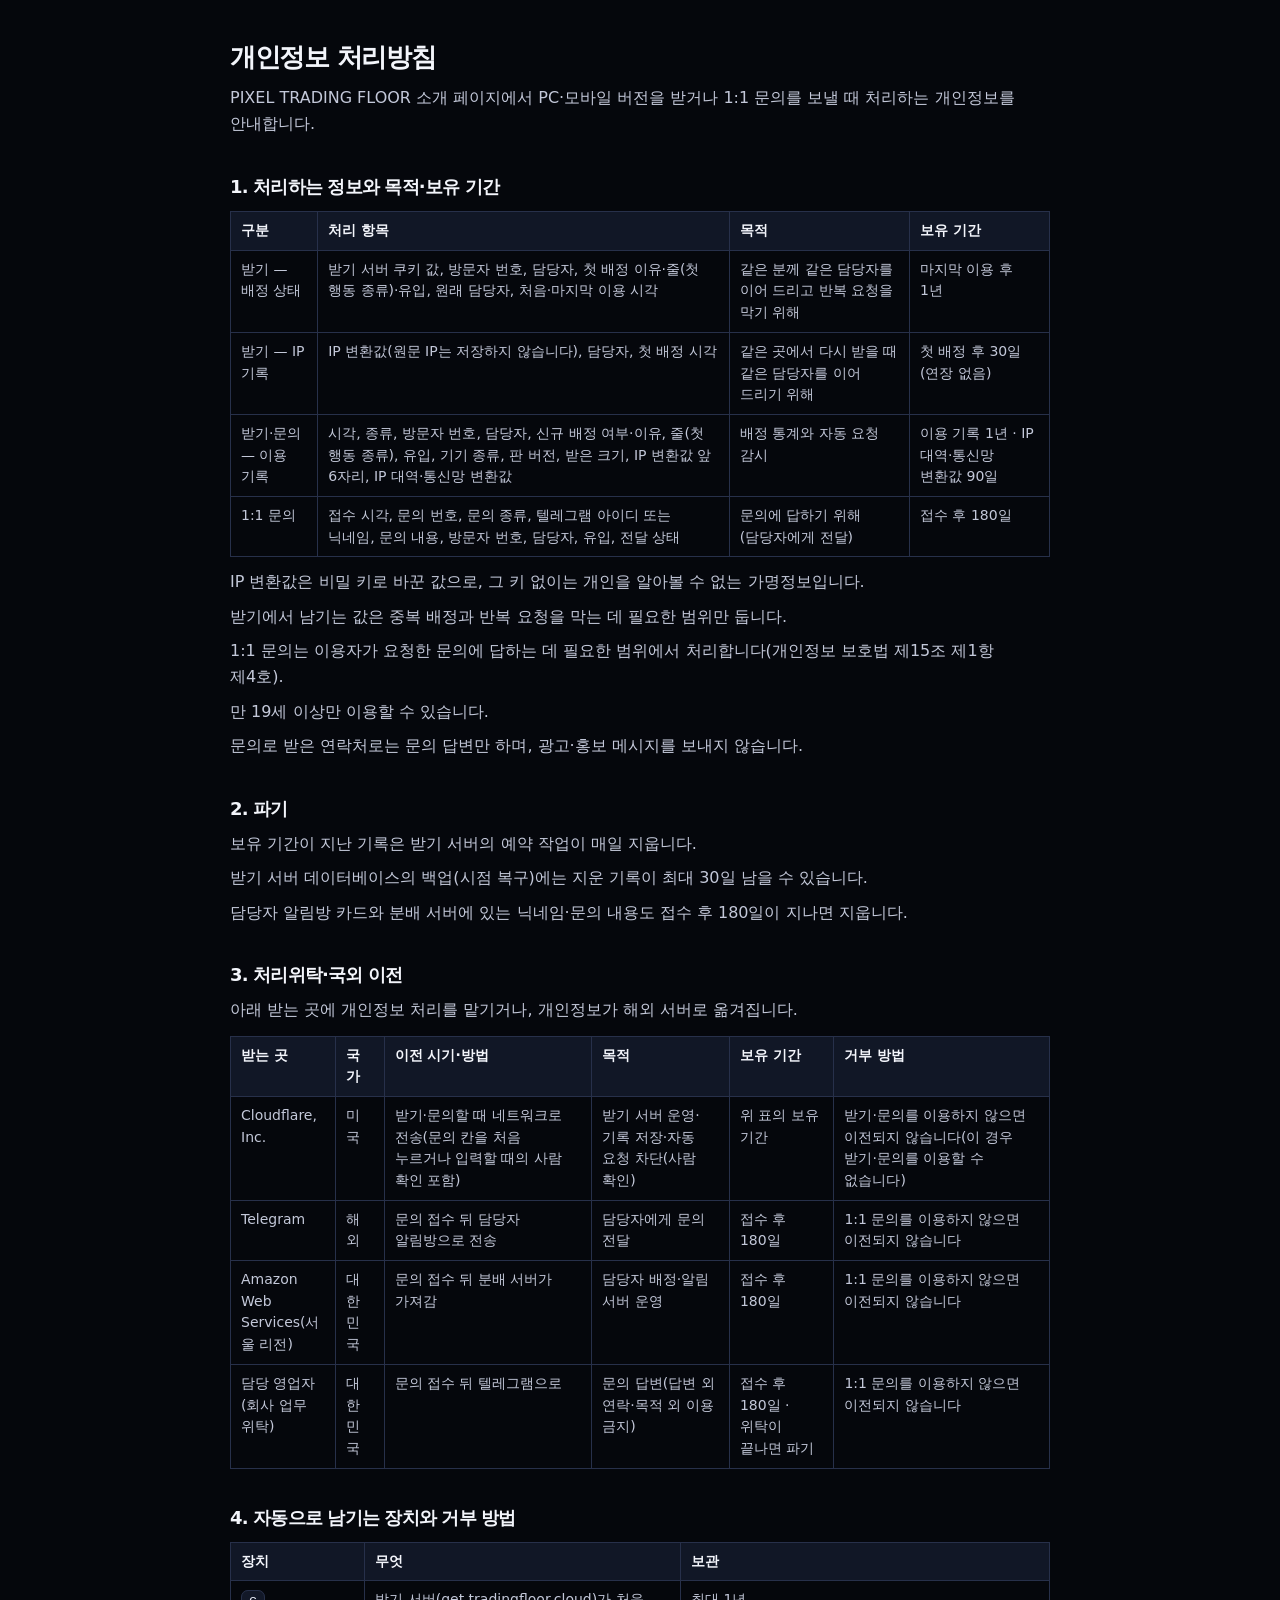
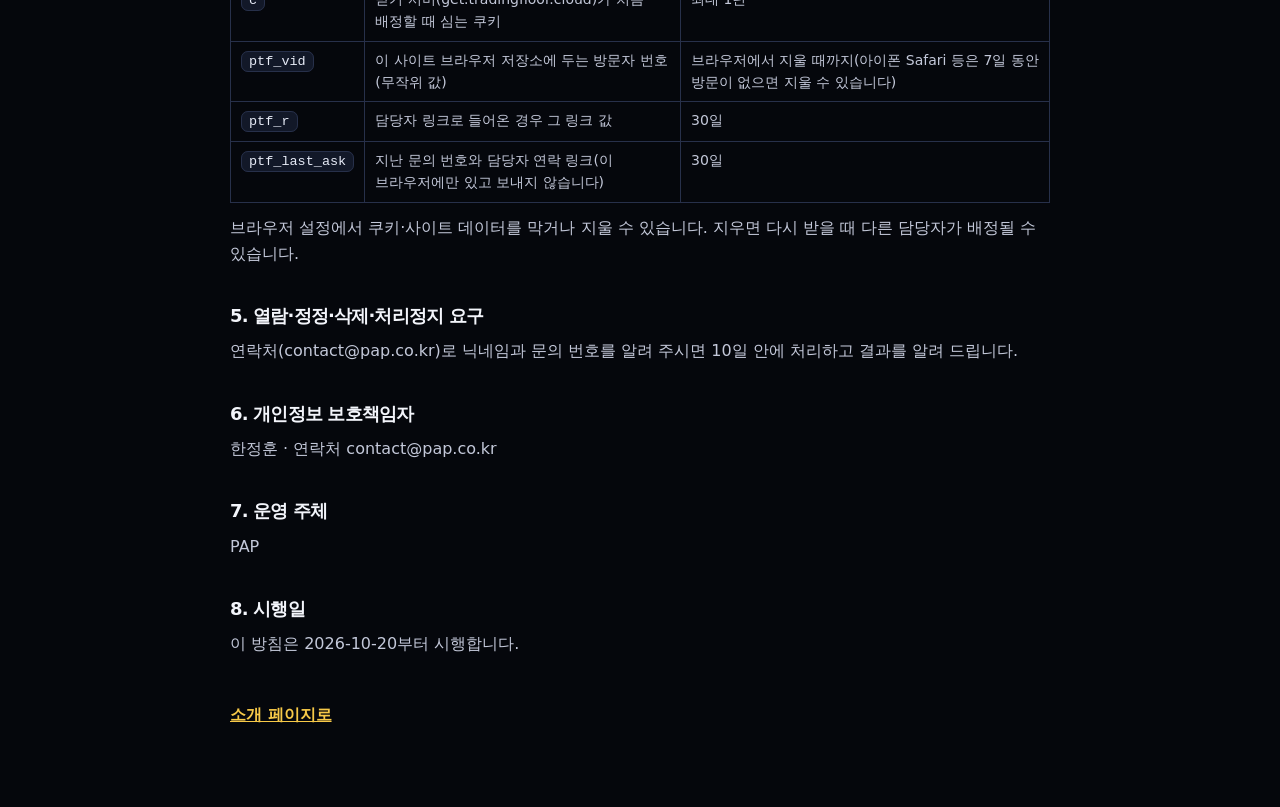
<file: privacy.html>
<!doctype html>
<html lang="ko">
<head>
<meta charset="utf-8">
<meta name="viewport" content="width=device-width,initial-scale=1,viewport-fit=cover">
<title>개인정보 처리방침 — PIXEL TRADING FLOOR</title>
<meta name="theme-color" content="#05070c">
<link rel="stylesheet" href="base.css">
<!-- 독립 문서 — 빌드(lite/build.js renderPrivacy)가 운영 주체·책임자·연락처·시행일·받기 서버 주소 자리표시자를 채운다. 관문(dl_base)이 열렸을 때만 만든다 -->
<style>
main{max-width:860px;margin:0 auto;padding:40px 20px 72px}
h1{font-size:26px;line-height:1.35;margin:0 0 10px}
h2{font-size:18px;line-height:1.4;margin:36px 0 10px}
p,li{color:var(--text-2);margin:8px 0}
.tw{overflow-x:auto;margin:12px 0}
table{border-collapse:collapse;width:100%;min-width:560px;font-size:14px;line-height:1.55}
th,td{border:1px solid var(--line-2);padding:8px 10px;text-align:left;vertical-align:top}
th{background:var(--surface-2);color:var(--text)}
td{color:var(--text-2)}
.back{margin-top:44px}
.back a{color:var(--gold);font-weight:700}
</style>
</head>
<body>
<main>
<h1>개인정보 처리방침</h1>
<p>PIXEL TRADING FLOOR 소개 페이지에서 PC·모바일 버전을 받거나 1:1 문의를 보낼 때 처리하는 개인정보를 안내합니다.</p>

<h2>1. 처리하는 정보와 목적·보유 기간</h2>
<div class="tw">
<table>
<tr><th>구분</th><th>처리 항목</th><th>목적</th><th>보유 기간</th></tr>
<tr><td>받기 — 배정 상태</td><td>받기 서버 쿠키 값, 방문자 번호, 담당자, 첫 배정 이유·줄(첫 행동 종류)·유입, 원래 담당자, 처음·마지막 이용 시각</td><td>같은 분께 같은 담당자를 이어 드리고 반복 요청을 막기 위해</td><td>마지막 이용 후 1년</td></tr>
<tr><td>받기 — IP 기록</td><td>IP 변환값(원문 IP는 저장하지 않습니다), 담당자, 첫 배정 시각</td><td>같은 곳에서 다시 받을 때 같은 담당자를 이어 드리기 위해</td><td>첫 배정 후 30일(연장 없음)</td></tr>
<tr><td>받기·문의 — 이용 기록</td><td>시각, 종류, 방문자 번호, 담당자, 신규 배정 여부·이유, 줄(첫 행동 종류), 유입, 기기 종류, 판 버전, 받은 크기, IP 변환값 앞 6자리, IP 대역·통신망 변환값</td><td>배정 통계와 자동 요청 감시</td><td>이용 기록 1년 · IP 대역·통신망 변환값 90일</td></tr>
<tr><td>1:1 문의</td><td>접수 시각, 문의 번호, 문의 종류, 텔레그램 아이디 또는 닉네임, 문의 내용, 방문자 번호, 담당자, 유입, 전달 상태</td><td>문의에 답하기 위해(담당자에게 전달)</td><td>접수 후 180일</td></tr>
</table>
</div>
<p>IP 변환값은 비밀 키로 바꾼 값으로, 그 키 없이는 개인을 알아볼 수 없는 가명정보입니다.</p>
<p>받기에서 남기는 값은 중복 배정과 반복 요청을 막는 데 필요한 범위만 둡니다.</p>
<p>1:1 문의는 이용자가 요청한 문의에 답하는 데 필요한 범위에서 처리합니다(개인정보 보호법 제15조 제1항 제4호).</p>
<p>만 19세 이상만 이용할 수 있습니다.</p>
<p>문의로 받은 연락처로는 문의 답변만 하며, 광고·홍보 메시지를 보내지 않습니다.</p>

<h2>2. 파기</h2>
<p>보유 기간이 지난 기록은 받기 서버의 예약 작업이 매일 지웁니다.</p>
<p>받기 서버 데이터베이스의 백업(시점 복구)에는 지운 기록이 최대 30일 남을 수 있습니다.</p>
<p>담당자 알림방 카드와 분배 서버에 있는 닉네임·문의 내용도 접수 후 180일이 지나면 지웁니다.</p>

<h2>3. 처리위탁·국외 이전</h2>
<p>아래 받는 곳에 개인정보 처리를 맡기거나, 개인정보가 해외 서버로 옮겨집니다.</p>
<div class="tw">
<table>
<tr><th>받는 곳</th><th>국가</th><th>이전 시기·방법</th><th>목적</th><th>보유 기간</th><th>거부 방법</th></tr>
<tr><td>Cloudflare, Inc.</td><td>미국</td><td>받기·문의할 때 네트워크로 전송(문의 칸을 처음 누르거나 입력할 때의 사람 확인 포함)</td><td>받기 서버 운영·기록 저장·자동 요청 차단(사람 확인)</td><td>위 표의 보유 기간</td><td>받기·문의를 이용하지 않으면 이전되지 않습니다(이 경우 받기·문의를 이용할 수 없습니다)</td></tr>
<tr><td>Telegram</td><td>해외</td><td>문의 접수 뒤 담당자 알림방으로 전송</td><td>담당자에게 문의 전달</td><td>접수 후 180일</td><td>1:1 문의를 이용하지 않으면 이전되지 않습니다</td></tr>
<tr><td>Amazon Web Services(서울 리전)</td><td>대한민국</td><td>문의 접수 뒤 분배 서버가 가져감</td><td>담당자 배정·알림 서버 운영</td><td>접수 후 180일</td><td>1:1 문의를 이용하지 않으면 이전되지 않습니다</td></tr>
<tr><td>담당 영업자(회사 업무 위탁)</td><td>대한민국</td><td>문의 접수 뒤 텔레그램으로</td><td>문의 답변(답변 외 연락·목적 외 이용 금지)</td><td>접수 후 180일 · 위탁이 끝나면 파기</td><td>1:1 문의를 이용하지 않으면 이전되지 않습니다</td></tr>
</table>
</div>

<h2>4. 자동으로 남기는 장치와 거부 방법</h2>
<div class="tw">
<table>
<tr><th>장치</th><th>무엇</th><th>보관</th></tr>
<tr><td><code>c</code></td><td>받기 서버(get.tradingfloor.cloud)가 처음 배정할 때 심는 쿠키</td><td>최대 1년</td></tr>
<tr><td><code>ptf_vid</code></td><td>이 사이트 브라우저 저장소에 두는 방문자 번호(무작위 값)</td><td>브라우저에서 지울 때까지(아이폰 Safari 등은 7일 동안 방문이 없으면 지울 수 있습니다)</td></tr>
<tr><td><code>ptf_r</code></td><td>담당자 링크로 들어온 경우 그 링크 값</td><td>30일</td></tr>
<tr><td><code>ptf_last_ask</code></td><td>지난 문의 번호와 담당자 연락 링크(이 브라우저에만 있고 보내지 않습니다)</td><td>30일</td></tr>
</table>
</div>
<p>브라우저 설정에서 쿠키·사이트 데이터를 막거나 지울 수 있습니다. 지우면 다시 받을 때 다른 담당자가 배정될 수 있습니다.</p>

<h2>5. 열람·정정·삭제·처리정지 요구</h2>
<p>연락처(contact@pap.co.kr)로 닉네임과 문의 번호를 알려 주시면 10일 안에 처리하고 결과를 알려 드립니다.</p>

<h2>6. 개인정보 보호책임자</h2>
<p>한정훈 · 연락처 contact@pap.co.kr</p>

<h2>7. 운영 주체</h2>
<p>PAP</p>

<h2>8. 시행일</h2>
<p>이 방침은 2026-10-20부터 시행합니다.</p>

<p class="back"><a href="./">소개 페이지로</a></p>
</main>
</body>
</html>
</file>
<file: base.css>
/* 초파리 트레이딩 랜딩(fly-trader ops/site/landing.html @ d8a5741) 스타일 복사본.
   여기서 고치지 말 것 — PIXEL TRADING FLOOR 전용 스타일은 landing/index.html <style>에 둔다. */
:root{
  --bg:#05070c;--surface:#0b0f19;--surface-2:#111726;
  --line:#1a2133;--line-2:#27304a;
  --text:#f3f5fb;--text-2:#c3c8d9;--mute:#8b93a9;--faint:#5d6579;
  --gold:#f7c948;--gold-2:#f59e0b;--gold-soft:#ffe29a;
  --long:#2fd18a;--short:#ff4d5e;--cyan:#3cc8ff;--amber:#ffb347;
  --ease:cubic-bezier(.16,1,.3,1);
  --hdr:62px;--tick:36px;--chrome-h:calc(var(--hdr) + var(--tick));
}
*{box-sizing:border-box}
[hidden]{display:none!important}
html{-webkit-text-size-adjust:100%}
html.motion{scroll-behavior:smooth}
body{margin:0;background:var(--bg);color:var(--text);font:16px/1.65 "Pretendard Variable",Pretendard,system-ui,-apple-system,"Apple SD Gothic Neo","Malgun Gothic",sans-serif;-webkit-font-smoothing:antialiased;overflow-x:hidden;word-break:keep-all;overflow-wrap:anywhere}
a{color:inherit}
img{max-width:100%}
.wrap{max-width:1180px;margin:0 auto;padding:0 24px}
.i{width:1.15em;height:1.15em;flex:none;fill:none;stroke:currentColor;stroke-width:1.8;stroke-linecap:round;stroke-linejoin:round;vertical-align:-.18em}
.num{font-variant-numeric:tabular-nums}
[data-tone=up]{color:var(--long)}[data-tone=down]{color:var(--short)}
.fu,.fd{border-radius:6px}
.fu{animation:fu 1.3s ease-out}.fd{animation:fd 1.3s ease-out}
@keyframes fu{0%{background:rgba(47,209,138,.3);box-shadow:0 0 0 4px rgba(47,209,138,.3)}100%{background:transparent;box-shadow:0 0 0 4px transparent}}
@keyframes fd{0%{background:rgba(255,77,94,.3);box-shadow:0 0 0 4px rgba(255,77,94,.3)}100%{background:transparent;box-shadow:0 0 0 4px transparent}}

/* scroll progress + sticky chrome (header hides on scroll down, the live ticker stays) */
.progress{position:fixed;left:0;right:0;top:0;height:2px;z-index:60;background:linear-gradient(90deg,var(--gold-2),var(--gold),var(--gold-soft));transform-origin:0 50%;transform:scaleX(0);pointer-events:none}
.chrome{position:sticky;top:0;z-index:50;transition:transform .5s var(--ease)}
.chrome.hide{transform:translateY(calc(var(--hdr) * -1))}
header.top{height:var(--hdr);background:rgba(5,7,12,.74);-webkit-backdrop-filter:saturate(1.5) blur(16px);backdrop-filter:saturate(1.5) blur(16px);border-bottom:1px solid rgba(255,255,255,.06)}
header.top .wrap{display:flex;align-items:center;gap:18px;height:100%}
.logo{display:flex;align-items:center;gap:10px;font-weight:800;letter-spacing:-.02em;text-decoration:none;font-size:16px;white-space:nowrap}
.logo .mark{width:32px;height:32px;border-radius:10px;display:grid;place-items:center;background:linear-gradient(145deg,#1b2336,#0b0f19);border:1px solid var(--line-2);color:var(--gold);box-shadow:0 0 22px -6px rgba(247,201,72,.5)}
.logo .mark .i{width:19px;height:19px;stroke-width:1.7}
nav.main{margin-left:auto;display:flex;gap:2px}
nav.main a{color:var(--mute);text-decoration:none;font-size:14px;font-weight:650;padding:8px 12px;border-radius:10px;transition:color .2s,background .2s}
nav.main a:hover{color:var(--text);background:rgba(255,255,255,.05)}
nav.main a.on{color:var(--text);background:rgba(255,255,255,.06)}
.top-cta{margin-left:6px}
.ticker{height:var(--tick);background:rgba(9,12,20,.9);-webkit-backdrop-filter:blur(16px);backdrop-filter:blur(16px);border-bottom:1px solid rgba(255,255,255,.07);font-size:13px;line-height:1;overflow:hidden;font-variant-numeric:tabular-nums}
.tk-in{max-width:1180px;height:100%;margin:0 auto;padding:0 24px;display:flex;align-items:stretch}
.tk-fixed{display:flex;align-items:center;gap:10px;padding-right:14px;text-decoration:none;white-space:nowrap;position:relative;z-index:1}
.tk-fixed .st{font-weight:800;letter-spacing:.06em;font-size:12px}
.tk-eq b{font-weight:800;font-size:14px}
.tk-eq small{color:var(--mute);margin-left:4px;font-size:11px;font-weight:700}
.tk-roi{font-weight:800}
.tk-scroll{flex:1;min-width:0;overflow:hidden;-webkit-mask-image:linear-gradient(90deg,transparent,#000 48px,#000 calc(100% - 48px),transparent);mask-image:linear-gradient(90deg,transparent,#000 48px,#000 calc(100% - 48px),transparent)}
.tk-track{display:flex;width:max-content;height:100%}
.motion .tk-track.run{animation:marquee var(--dur,60s) linear infinite}
.ticker:hover .tk-track{animation-play-state:paused}
@keyframes marquee{to{transform:translateX(-50%)}}
html:not(.motion) .tk-scroll{overflow-x:auto;scrollbar-width:none}
.tk-set{display:flex;align-items:center;height:100%}
.tk-item{display:flex;align-items:center;gap:6px;padding:0 18px;height:100%;white-space:nowrap;color:var(--mute);border-left:1px solid rgba(255,255,255,.06)}
.tk-item b{color:var(--text);font-weight:750}
.tk-item em{font-style:normal;font-weight:700;font-size:12px}
.dot{width:8px;height:8px;border-radius:50%;background:var(--faint);flex:none}
[data-live=live] .dot{background:var(--long);animation:ping 1.8s infinite}
[data-live=wait] .dot{background:var(--amber)}
[data-live=bad] .dot,[data-live=lost] .dot{background:var(--short)}
[data-live=live] .st{color:var(--long)}[data-live=wait] .st{color:var(--amber)}[data-live=bad] .st,[data-live=lost] .st{color:var(--short)}
@keyframes ping{0%{box-shadow:0 0 0 0 rgba(47,209,138,.6)}70%{box-shadow:0 0 0 9px rgba(47,209,138,0)}100%{box-shadow:0 0 0 0 rgba(47,209,138,0)}}

/* buttons */
.btn{--h:48px;display:inline-flex;align-items:center;justify-content:center;gap:10px;height:var(--h);padding:0 20px;border-radius:14px;font-weight:800;font-size:15px;letter-spacing:-.01em;text-decoration:none;border:1px solid transparent;white-space:nowrap;position:relative;overflow:hidden;isolation:isolate;cursor:pointer;transition:transform .35s var(--ease),box-shadow .35s var(--ease),border-color .25s,background .25s}
.btn .i{width:19px;height:19px}
.btn:hover{transform:translateY(-2px)}
.btn:active{transform:translateY(0) scale(.98)}
.btn:focus-visible,nav.main a:focus-visible,.logo:focus-visible{outline:2px solid var(--gold);outline-offset:3px}
.btn.gold{background:linear-gradient(135deg,var(--gold-soft) 0%,var(--gold) 42%,var(--gold-2) 100%);color:#1b1305;box-shadow:0 12px 34px -10px rgba(245,158,11,.65),inset 0 1px 0 rgba(255,255,255,.55)}
.btn.gold:hover{box-shadow:0 18px 44px -10px rgba(245,158,11,.8),inset 0 1px 0 rgba(255,255,255,.55)}
.btn.gold::after,.btn.tg::after{content:"";position:absolute;inset:0;z-index:-1;background:linear-gradient(110deg,transparent 30%,rgba(255,255,255,.6) 50%,transparent 70%);transform:translateX(-130%);transition:transform .9s var(--ease)}
.btn.gold:hover::after,.btn.tg:hover::after{transform:translateX(130%)}
.btn.ghost{background:rgba(255,255,255,.035);border-color:var(--line-2);color:var(--text)}
.btn.ghost:hover{background:rgba(255,255,255,.07);border-color:#3b4768}
.btn.tg{background:linear-gradient(135deg,#43bdf5,#1f8fd0);color:#fff;box-shadow:0 12px 34px -10px rgba(42,171,238,.6)}
.btn.sm{--h:38px;padding:0 14px;font-size:14px;border-radius:11px;gap:7px}
.btn.sm .i{width:16px;height:16px}
.btn.lg{--h:56px;padding:0 26px;font-size:16px;border-radius:16px}
.btn.xl{--h:64px;padding:0 32px;font-size:18px;border-radius:18px}
.btn[hidden]{display:none}
.btns{display:flex;flex-wrap:wrap;gap:12px}

/* hero */
.hero{position:relative;min-height:min(calc(100svh - var(--hdr) - var(--tick)),880px);display:flex;align-items:center;padding:56px 0 96px;overflow:hidden;isolation:isolate}
.hero::before{content:"";position:absolute;inset:0;z-index:-3;background:radial-gradient(760px 520px at calc(max(0px,(100% - 1180px) / 2) + 60px) -4%,rgba(247,201,72,.08),transparent 60%),radial-gradient(600px 400px at 50% 110%,rgba(47,209,138,.05),transparent 70%)}
.hero::after{content:"";position:absolute;inset:0;z-index:-3;background-image:linear-gradient(rgba(255,255,255,.03) 1px,transparent 1px),linear-gradient(90deg,rgba(255,255,255,.03) 1px,transparent 1px);background-size:64px 64px;-webkit-mask-image:radial-gradient(ellipse 70% 60% at 55% 45%,#000 20%,transparent 75%);mask-image:radial-gradient(ellipse 70% 60% at 55% 45%,#000 20%,transparent 75%)}
/* The brain is centred on the right part of the 1180px content column, not the viewport, so wide
   screens keep the headline and the brain together instead of drifting apart. */
.brain-wrap{--bw:min(68%,1000px);position:absolute;z-index:-2;top:0;bottom:0;width:var(--bw);left:calc(max(0px,(100% - 1180px) / 2) + min(100%,1180px) * .72 - var(--bw) / 2)}
.brain-wrap::before{content:"";position:absolute;inset:-6% -18%;z-index:-1;pointer-events:none;background:radial-gradient(closest-side,rgba(60,200,255,.13),transparent 78%)}
.hero-brain{display:block;width:100%;height:100%;-webkit-mask-image:radial-gradient(closest-side at 50% 50%,#000 60%,transparent 100%);mask-image:radial-gradient(closest-side at 50% 50%,#000 60%,transparent 100%)}
.hero-in{width:100%}
.hero-copy{max-width:620px;position:relative}
.chip{display:inline-flex;align-items:center;gap:10px;height:34px;padding:0 15px 0 13px;border-radius:99px;border:1px solid var(--line-2);background:rgba(11,15,25,.72);-webkit-backdrop-filter:blur(10px);backdrop-filter:blur(10px);font-size:13px;font-weight:700;color:var(--text-2);text-decoration:none;white-space:nowrap}
.chip .sep{width:1px;height:12px;background:var(--line-2)}
.chip .st{font-weight:850;letter-spacing:.08em;font-size:12px}
h1{font-size:clamp(42px,5.6vw,74px);line-height:1.08;letter-spacing:-.05em;font-weight:900;margin:24px 0 24px}
h1 .ln{display:block;overflow:hidden;padding:0 .04em .08em;margin:0 -.04em -.08em}
h1 .ln>span{display:block}
h1 em{font-style:normal;background:linear-gradient(95deg,var(--gold-soft) 0%,var(--gold) 38%,#8fe3ff 100%);-webkit-background-clip:text;background-clip:text;color:transparent}
.lead{font-size:clamp(16px,1.45vw,19px);color:var(--text-2);margin:0 0 30px;max-width:560px}
.trust{list-style:none;margin:26px 0 0;padding:0;display:flex;flex-wrap:wrap;gap:8px 20px;font-size:14px;color:var(--mute);font-weight:600}
.trust li{display:flex;align-items:center;gap:7px}
.trust .i{color:var(--gold);stroke-width:2.4;width:15px;height:15px}
.textlink{display:inline-flex;align-items:center;gap:8px;margin-top:18px;font-size:14px;font-weight:700;color:#7fcaf5;text-decoration:none;border-bottom:1px solid transparent;transition:border-color .2s}
.textlink:hover{border-color:currentColor}
.brain-cap{position:absolute;right:max(24px,calc((100vw - 1180px) / 2 + 24px));bottom:36px;display:flex;align-items:center;gap:9px;font-size:12px;font-weight:650;color:var(--mute);padding:8px 13px;border-radius:99px;background:rgba(11,15,25,.6);border:1px solid var(--line);-webkit-backdrop-filter:blur(8px);backdrop-filter:blur(8px);max-width:calc(100% - 48px)}
.brain-cap .dot{background:var(--cyan);box-shadow:0 0 10px var(--cyan)}
.scroll-cue{position:absolute;left:50%;bottom:30px;width:24px;height:38px;margin-left:-12px;border:1.5px solid rgba(255,255,255,.28);border-radius:14px}
.scroll-cue i{position:absolute;left:50%;top:7px;width:3px;height:7px;margin-left:-1.5px;border-radius:2px;background:var(--gold)}
.motion .scroll-cue i{animation:cue 1.8s var(--ease) infinite}
@keyframes cue{0%{opacity:0;transform:translateY(0)}30%{opacity:1}100%{opacity:0;transform:translateY(12px)}}
.anim-pending [data-hero],.anim-pending .hero h1,.anim-pending .hero-brain{visibility:hidden}

/* sections */
section{position:relative;padding:100px 0;scroll-margin-top:calc(var(--hdr) + var(--tick) + 8px)}
.sec-head{max-width:760px;margin-bottom:48px}
.sec-head.center{margin-left:auto;margin-right:auto;text-align:center}
.eyebrow{display:inline-flex;align-items:center;gap:10px;font-size:12px;font-weight:850;letter-spacing:.2em;color:var(--gold)}
.eyebrow::before{content:"";width:22px;height:1px;background:currentColor;opacity:.7}
h2{font-size:clamp(30px,4.3vw,52px);line-height:1.14;letter-spacing:-.045em;margin:14px 0 16px;font-weight:880}
.sub{color:var(--mute);font-size:17px;margin:0}
.lbl{font-size:13px;color:var(--mute);font-weight:700;letter-spacing:.01em}
.mute{color:var(--mute)}
.spot{position:relative;overflow:hidden;isolation:isolate}
.spot::before{content:"";position:absolute;inset:0;z-index:-1;pointer-events:none;background:radial-gradient(380px circle at var(--mx,50%) var(--my,50%),rgba(247,201,72,.09),transparent 45%);opacity:0;transition:opacity .35s}
.spot:hover::before{opacity:1}

/* live board */
.board-sec{padding-top:40px}
.board{position:relative;border-radius:30px;padding:26px;background:linear-gradient(180deg,rgba(16,22,36,.92),rgba(8,11,19,.94));border:1px solid var(--line);box-shadow:0 50px 140px -50px rgba(0,0,0,.9),inset 0 1px 0 rgba(255,255,255,.05)}
.board::before{content:"";position:absolute;inset:-1px;border-radius:inherit;padding:1px;pointer-events:none;background:linear-gradient(140deg,rgba(247,201,72,.55),rgba(247,201,72,0) 28%,rgba(60,200,255,0) 68%,rgba(60,200,255,.45));-webkit-mask:linear-gradient(#000 0 0) content-box,linear-gradient(#000 0 0);-webkit-mask-composite:xor;mask:linear-gradient(#000 0 0) content-box exclude,linear-gradient(#000 0 0)}
.b-top{display:flex;justify-content:space-between;align-items:center;gap:10px 18px;flex-wrap:wrap;margin:0 4px 18px}
.b-status{display:flex;align-items:center;gap:12px;flex-wrap:wrap}
.pill{display:inline-flex;align-items:center;gap:8px;height:30px;padding:0 13px 0 11px;border-radius:99px;font-size:12px;font-weight:850;letter-spacing:.06em;border:1px solid var(--line-2);background:rgba(255,255,255,.03)}
.b-season{display:flex;align-items:center;gap:10px;font-size:14px;color:var(--text-2);font-weight:650}
.b-season b{color:var(--gold);font-variant-numeric:tabular-nums;font-weight:800}
.b-offline{display:none;align-items:center;justify-content:space-between;gap:14px;flex-wrap:wrap;margin:0 0 16px;padding:14px 16px;border-radius:16px;border:1px dashed var(--line-2);color:var(--text-2);font-size:14px}
[data-live=off] .b-offline{display:flex}
.b-grid{display:grid;grid-template-columns:repeat(12,minmax(0,1fr));gap:14px}
.cell{background:rgba(255,255,255,.022);border:1px solid rgba(255,255,255,.065);border-radius:22px;padding:22px}
.c-eq{grid-column:1/5}.c-ch{grid-column:5/13}.c-ps{grid-column:1/5}.c-kp{grid-column:5/13}.c-pg{grid-column:1/8}.c-nx{grid-column:8/13}
.big{font-size:clamp(42px,4.4vw,60px);font-weight:900;letter-spacing:-.045em;line-height:1.02;margin-top:12px;font-variant-numeric:tabular-nums;white-space:nowrap}
.big small{font-size:16px;color:var(--mute);font-weight:750;margin-left:8px;letter-spacing:0}
.roi{display:inline-flex;align-items:center;gap:6px;margin-top:12px;font-weight:850;font-size:16px;padding:5px 11px;border-radius:10px;background:rgba(255,255,255,.05);font-variant-numeric:tabular-nums}
.roi[data-tone=up]{background:rgba(47,209,138,.12)}.roi[data-tone=down]{background:rgba(255,77,94,.12)}
.roi .i{width:14px;height:14px;stroke-width:2.6}
.roi-note{font-size:13px;color:var(--mute);margin-left:8px;font-weight:600}
.split{list-style:none;margin:22px 0 0;padding:16px 0 0;border-top:1px solid rgba(255,255,255,.07);display:grid;gap:9px;font-size:14px}
.split li{display:flex;justify-content:space-between;gap:10px;color:var(--mute)}
.split b{color:var(--text-2);font-weight:750;font-variant-numeric:tabular-nums}
.split li.sum{padding-top:10px;border-top:1px dashed rgba(255,255,255,.1);color:var(--text)}
.split li.sum b{color:var(--text);font-weight:850}
.c-ch{display:flex;flex-direction:column}
.chart-head{display:flex;justify-content:space-between;align-items:center;gap:12px;flex-wrap:wrap}
.legend{display:flex;gap:14px;font-size:12px;color:var(--mute);font-weight:650}
.legend span{display:inline-flex;align-items:center;gap:6px}
.legend i{width:14px;height:2px;border-radius:2px;background:var(--long)}
.legend i.b{background:none;border-top:1.5px dashed rgba(255,255,255,.45);height:0}
.chart{position:relative;flex:1;min-height:230px;margin-top:14px;touch-action:pan-y}
.chart svg{position:absolute;inset:0;width:100%;height:100%;overflow:visible}
.chart .ln{fill:none;stroke-width:2.2;stroke-linejoin:round;stroke-linecap:round;filter:drop-shadow(0 0 6px rgba(247,201,72,.25))}
.chart .base{stroke:rgba(255,255,255,.35);stroke-dasharray:4 5}
.chart .day{stroke:rgba(255,255,255,.05)}
.chart .future{fill:url(#hatch)}
.chart .liqm{fill:var(--short);stroke:#05070c;stroke-width:2}
.y-lbl{position:absolute;left:0;font-size:11px;color:var(--faint);transform:translateY(-50%);font-variant-numeric:tabular-nums;background:rgba(10,14,23,.85);padding:1px 6px;border-radius:6px;pointer-events:none}
.y-lbl.base{color:var(--text-2)}
.axis{position:relative;height:18px;margin-top:10px;font-size:11px;color:var(--faint);font-weight:650}
.axis span{position:absolute;transform:translateX(-50%);white-space:nowrap}
.now-dot{position:absolute;width:12px;height:12px;margin:-6px 0 0 -6px;border-radius:50%;background:var(--gold);box-shadow:0 0 0 4px rgba(247,201,72,.22),0 0 22px var(--gold);pointer-events:none;opacity:0}
.now-dot::after{content:"";position:absolute;inset:-7px;border-radius:50%;border:1.5px solid var(--gold);opacity:0}
.motion .now-dot::after{animation:ring 2s var(--ease) infinite}
@keyframes ring{0%{opacity:.8;transform:scale(.4)}100%{opacity:0;transform:scale(1.9)}}
.xhair{position:absolute;top:0;bottom:0;width:1px;background:rgba(255,255,255,.22);pointer-events:none;opacity:0}
.tip{position:absolute;top:0;pointer-events:none;background:rgba(9,12,20,.95);border:1px solid var(--line-2);border-radius:12px;padding:9px 12px;font-size:12px;line-height:1.5;white-space:nowrap;opacity:0;transform:translate(-50%,-4px);font-variant-numeric:tabular-nums;box-shadow:0 12px 30px rgba(0,0,0,.5);z-index:2}
.tip b{font-size:14px}
.chart.hover .xhair,.chart.hover .tip{opacity:1}
.chart-empty{position:absolute;inset:0;display:grid;place-items:center;color:var(--faint);font-size:14px}
.pos-head{display:flex;justify-content:space-between;align-items:center;gap:10px}
.side{display:inline-flex;align-items:center;gap:6px;height:30px;padding:0 12px;border-radius:9px;font-weight:900;font-size:14px;background:rgba(255,255,255,.06);color:var(--text-2)}
.side[data-tone=up]{background:rgba(47,209,138,.14);color:var(--long)}
.side[data-tone=down]{background:rgba(255,77,94,.14);color:var(--short)}
.rows{display:grid;gap:9px;margin-top:16px;font-size:14px}
.rows div{display:flex;justify-content:space-between;gap:10px;color:var(--mute)}
.rows b{color:var(--text);font-weight:750;font-variant-numeric:tabular-nums;text-align:right}
.liq{margin-top:18px;padding-top:16px;border-top:1px solid rgba(255,255,255,.07)}
.liq-head{display:flex;justify-content:space-between;align-items:baseline;gap:10px;font-size:14px;color:var(--mute)}
.liq-head b{color:var(--text);font-variant-numeric:tabular-nums}
.liq-dist{font-size:20px;font-weight:900;font-variant-numeric:tabular-nums;color:var(--text)}
.liq-bar{position:relative;height:9px;border-radius:99px;background:rgba(255,255,255,.07);margin-top:12px;overflow:hidden}
.liq-bar i{position:absolute;left:0;top:0;bottom:0;width:0;border-radius:inherit;background:linear-gradient(90deg,var(--short),var(--amber) 45%,var(--long));background-size:var(--bw,100%) 100%;transition:width 1.4s var(--ease)}
.liq-note{margin:10px 0 0;font-size:13px;color:var(--mute)}
.c-ps[data-risk=hot]{border-color:rgba(255,77,94,.45);box-shadow:0 0 0 1px rgba(255,77,94,.15),0 0 60px -20px rgba(255,77,94,.55)}
.c-ps[data-risk=hot] .liq-dist{color:var(--short)}
.c-ps[data-risk=warm] .liq-dist{color:var(--amber)}
.c-ps[data-risk=calm] .liq-dist{color:var(--long)}
.motion .c-ps[data-risk=hot]{animation:hot 2.4s ease-in-out infinite}
@keyframes hot{50%{box-shadow:0 0 0 1px rgba(255,77,94,.3),0 0 80px -16px rgba(255,77,94,.75)}}
.c-kp{display:grid;grid-template-columns:repeat(3,minmax(0,1fr));gap:14px;padding:0;background:none;border:0}
.kpi{display:flex;flex-direction:column;justify-content:space-between;gap:10px;min-height:112px}
.kpi b{font-size:clamp(20px,2vw,26px);font-weight:850;letter-spacing:-.02em;font-variant-numeric:tabular-nums;line-height:1.1}
.kpi small{display:block;font-size:12px;color:var(--mute);font-weight:600;margin-top:5px}
.prog-head{display:flex;justify-content:space-between;align-items:baseline;gap:10px}
.prog-head b{font-size:22px;font-weight:900;letter-spacing:-.02em;font-variant-numeric:tabular-nums}
.prog-bar{position:relative;height:12px;border-radius:99px;background:rgba(255,255,255,.07);margin:16px 0 12px;overflow:hidden}
.prog-bar i{position:absolute;left:0;top:0;bottom:0;width:0;border-radius:inherit;background:linear-gradient(90deg,var(--gold-2),var(--gold),var(--gold-soft));box-shadow:0 0 24px rgba(247,201,72,.6);transition:width 1.6s var(--ease)}
.prog-bar::after{content:"";position:absolute;inset:0;background:repeating-linear-gradient(90deg,transparent 0 calc(100% / 7 - 2px),rgba(8,11,19,.95) calc(100% / 7 - 2px) calc(100% / 7));pointer-events:none}
.prog-foot{display:flex;justify-content:space-between;gap:10px;flex-wrap:wrap;font-size:13px;color:var(--mute);font-variant-numeric:tabular-nums}
.prog-foot b{color:var(--text-2);font-weight:750}
.c-nx b.nx{display:block;font-size:22px;font-weight:900;margin-top:8px;letter-spacing:-.02em}
.nx-bar{height:8px;border-radius:99px;background:rgba(255,255,255,.07);margin:14px 0 10px;overflow:hidden}
.nx-bar i{display:block;height:100%;width:0;border-radius:inherit;background:linear-gradient(90deg,#b98a1e,var(--gold));transition:width 1.6s var(--ease)}
.b-foot{display:flex;justify-content:space-between;gap:8px 20px;flex-wrap:wrap;margin:18px 4px 0;font-size:12px;color:var(--faint)}

/* challenge sign-up (built only when a link is configured) */
.apply{position:relative;margin-top:22px;border-radius:28px;padding:36px 40px;display:flex;align-items:center;justify-content:space-between;gap:28px;overflow:hidden;isolation:isolate;background:radial-gradient(640px 260px at 0% 0%,rgba(247,201,72,.2),transparent 70%),linear-gradient(135deg,#191409,#0c0f16 62%);border:1px solid rgba(247,201,72,.35)}
.apply::after{content:"";position:absolute;inset:0;z-index:-1;background:linear-gradient(105deg,transparent 35%,rgba(255,226,154,.13) 50%,transparent 65%);transform:translateX(-100%)}
.motion .apply::after{animation:sweep 5.5s var(--ease) infinite}
@keyframes sweep{0%,55%{transform:translateX(-100%)}100%{transform:translateX(100%)}}
.apply h3{font-size:clamp(26px,3vw,36px);letter-spacing:-.04em;margin:12px 0 8px;font-weight:880}
.apply p{margin:0;color:var(--text-2);max-width:560px}

/* 3D studio preview */
.studio-sec{padding-bottom:80px}
.monitor{display:block;max-width:1060px;margin:0 auto;padding:10px;border-radius:24px;background:linear-gradient(180deg,#1b2233,#0b0f19);border:1px solid var(--line-2);box-shadow:0 70px 160px -60px rgba(60,200,255,.35),0 40px 90px -40px #000;text-decoration:none;transform-origin:50% 100%;will-change:transform}
.screen{position:relative;border-radius:16px;overflow:hidden;aspect-ratio:1200/630;background:#000}
.screen img{display:block;width:100%;height:100%;object-fit:cover;transition:transform 1.2s var(--ease)}
.monitor:hover .screen img{transform:scale(1.025)}
.live-badge{position:absolute;top:16px;left:16px;display:inline-flex;align-items:center;gap:7px;height:28px;padding:0 11px;border-radius:8px;background:#e5243b;color:#fff;font-size:12px;font-weight:900;letter-spacing:.1em}
.live-badge i{width:7px;height:7px;border-radius:50%;background:#fff}
.motion .live-badge i{animation:blink 1.2s infinite}
@keyframes blink{50%{opacity:.3}}
.play{position:absolute;left:50%;top:50%;width:92px;height:92px;margin:-46px 0 0 -46px;border-radius:50%;display:grid;place-items:center;background:rgba(5,7,12,.55);border:1px solid rgba(255,255,255,.25);-webkit-backdrop-filter:blur(8px);backdrop-filter:blur(8px);color:#fff;transition:transform .5s var(--ease),background .3s}
.play .i{width:34px;height:34px;margin-left:4px}
.monitor:hover .play{transform:scale(1.1);background:rgba(247,201,72,.85);color:#1b1305}
.studio-cta{justify-content:center;margin-top:34px}

/* how it works: sticky stage + scrolling steps */
.how{display:grid;grid-template-columns:minmax(0,1.08fr) minmax(0,.92fr);gap:60px;align-items:start}
.stage{position:sticky;top:calc(var(--chrome-h) + 22px);height:min(640px,calc(100vh - var(--chrome-h) - 44px));border-radius:30px;overflow:hidden;background:radial-gradient(circle at 50% 46%,#0f1b2d 0%,#070a11 72%);border:1px solid var(--line);transition:top .5s var(--ease);isolation:isolate}
.stage::before,.stage::after{content:"";position:absolute;width:22px;height:22px;border:1.5px solid rgba(247,201,72,.55);z-index:3;pointer-events:none}
.stage::before{top:10px;right:10px;border-left:0;border-bottom:0;border-radius:0 8px 0 0}
.stage::after{bottom:10px;left:10px;border-right:0;border-top:0;border-radius:0 0 0 8px}
.stage canvas{position:absolute;inset:0;width:100%;height:100%;display:block;transition:opacity .8s var(--ease),transform 1s var(--ease)}
.stage[data-stage="1"] canvas{opacity:.16;transform:scale(.88)}
.stage-top{position:absolute;top:24px;left:24px;right:30px;display:flex;justify-content:space-between;align-items:center;gap:10px;z-index:2}
.dots{display:flex;gap:6px}
.dots span{height:26px;padding:0 10px;border-radius:99px;display:inline-flex;align-items:center;font-size:12px;font-weight:800;color:var(--faint);background:rgba(255,255,255,.04);border:1px solid rgba(255,255,255,.06);transition:all .4s var(--ease);white-space:nowrap}
.stage[data-stage="1"] .dots span:nth-child(1),.stage[data-stage="2"] .dots span:nth-child(2),.stage[data-stage="3"] .dots span:nth-child(3),.stage[data-stage="4"] .dots span:nth-child(4){color:#1b1305;background:var(--gold);border-color:var(--gold)}
.stage-time{font-size:12px;color:var(--mute);font-weight:650;white-space:nowrap}
.eye{position:absolute;left:50%;top:47%;width:min(74%,440px);margin:0;transform:translate(-50%,-50%);transition:opacity .7s var(--ease),transform .9s var(--ease);z-index:1}
.eye .frame{position:relative;border-radius:18px;overflow:hidden;border:1px solid rgba(143,227,255,.35);box-shadow:0 0 0 8px rgba(60,200,255,.06),0 0 90px -10px rgba(60,200,255,.45);aspect-ratio:16/9;background:#0a0f1a}
.eye img{display:block;width:100%;height:100%;object-fit:cover}
.eye .frame::before{content:"";position:absolute;inset:0;z-index:1;pointer-events:none;background:radial-gradient(circle,transparent 58%,rgba(5,9,18,.3) 64%) 0 0/11px 9.5px,radial-gradient(circle,transparent 58%,rgba(5,9,18,.3) 64%) 5.5px 4.75px/11px 9.5px}
.eye .frame::after{content:"";position:absolute;left:0;right:0;height:30%;top:-30%;z-index:2;background:linear-gradient(180deg,transparent,rgba(143,227,255,.28),transparent);pointer-events:none}
.motion .eye .frame::after{animation:scan 2.8s linear infinite}
@keyframes scan{to{top:100%}}
.eye figcaption{margin-top:12px;text-align:center;font-size:13px;color:var(--mute)}
.stage:not([data-stage="1"]) .eye{opacity:0;transform:translate(-120%,-50%) scale(.35)}
.ov{position:absolute;left:22px;right:22px;bottom:22px;z-index:2;padding:16px 18px;border-radius:18px;background:rgba(8,11,19,.78);border:1px solid rgba(255,255,255,.08);-webkit-backdrop-filter:blur(12px);backdrop-filter:blur(12px);opacity:0;transform:translateY(14px);transition:opacity .5s var(--ease),transform .7s var(--ease);pointer-events:none}
.stage[data-stage="2"] .ov2,.stage[data-stage="3"] .ov3,.stage[data-stage="4"] .ov4{opacity:1;transform:none}
.ov .k{font-size:12px;color:var(--mute);font-weight:700}
.ov .v{font-size:26px;font-weight:900;letter-spacing:-.03em;font-variant-numeric:tabular-nums}
.ov .v small{font-size:14px;color:var(--mute);font-weight:700;margin-left:6px}
.hz{display:grid;grid-template-columns:auto 1fr auto;align-items:center;gap:8px 12px;font-size:13px;margin-top:8px}
.hz span{color:var(--text-2);font-weight:700}
.hz em{font-style:normal;font-weight:800;font-variant-numeric:tabular-nums;text-align:right;min-width:52px}
.hz .bar{height:8px;border-radius:99px;background:rgba(255,255,255,.07);overflow:hidden}
.hz .bar i{display:block;height:100%;width:0;border-radius:inherit;transition:width 1s var(--ease)}
.hz .l i{background:var(--short)}.hz .r i{background:var(--long)}
.call{display:flex;justify-content:space-between;align-items:center;gap:10px;margin-top:10px;padding-top:10px;border-top:1px solid rgba(255,255,255,.08);font-size:13px;color:var(--mute)}
.call b{font-size:15px;color:var(--text)}
.rw{display:grid;grid-template-columns:1fr 1fr;gap:10px;margin-top:6px}
.rw div{padding:10px 12px;border-radius:12px;background:rgba(255,255,255,.04)}
.rw b{display:block;font-size:22px;font-weight:900;font-variant-numeric:tabular-nums}
.rw .g b{color:var(--long)}.rw .r b{color:var(--short)}
.rw span{font-size:12px;color:var(--mute);font-weight:700}
.steps{list-style:none;margin:0;padding:0}
.step{min-height:74vh;display:flex;flex-direction:column;justify-content:center;opacity:.3;transition:opacity .6s var(--ease)}
.step.on{opacity:1}
.step:first-child{min-height:60vh}
.step:last-child{min-height:72vh}
.step .n{display:inline-flex;align-items:center;gap:10px;font-weight:850;color:var(--gold);letter-spacing:.14em;font-size:13px}
.step .n .i{width:18px;height:18px}
.step h3{font-size:clamp(28px,3.1vw,40px);letter-spacing:-.04em;margin:12px 0 14px;font-weight:880;line-height:1.2}
.step p{color:var(--text-2);font-size:17px;margin:0;max-width:460px}
.step .live{display:inline-flex;align-items:center;gap:9px;margin-top:20px;padding:9px 14px;border-radius:12px;border:1px solid var(--line-2);background:rgba(255,255,255,.025);font-size:14px;color:var(--text-2);font-variant-numeric:tabular-nums;align-self:flex-start}
.step .live .dot{background:var(--cyan)}

/* rules */
.rules{display:grid;grid-template-columns:repeat(4,minmax(0,1fr));gap:16px}
.rule{padding:28px;border-radius:24px;background:linear-gradient(180deg,rgba(255,255,255,.04),rgba(255,255,255,.012));border:1px solid var(--line)}
.rule .ic{width:44px;height:44px;border-radius:13px;display:grid;place-items:center;background:rgba(247,201,72,.1);color:var(--gold);margin-bottom:20px;border:1px solid rgba(247,201,72,.2)}
.rule .ic .i{width:22px;height:22px}
.rule b{display:block;font-size:30px;letter-spacing:-.035em;font-weight:900;font-variant-numeric:tabular-nums;line-height:1.15}
.rule p{margin:8px 0 0;color:var(--text-2);font-size:15px}
.src{margin-top:18px;font-size:13px;color:var(--faint)}

/* rich room */
.ladder-head{display:flex;justify-content:space-between;align-items:flex-end;gap:16px;flex-wrap:wrap;margin:96px 0 28px}
.ladder-head h2{margin-bottom:10px}
.now-eq{display:inline-flex;align-items:center;gap:10px;padding:10px 16px;border-radius:14px;border:1px solid var(--line-2);background:rgba(255,255,255,.03);font-size:14px;color:var(--mute);font-weight:650}
.now-eq b{color:var(--text);font-size:17px;font-variant-numeric:tabular-nums}
.ladder{display:grid;grid-template-columns:repeat(4,minmax(0,1fr));gap:14px}
.item{position:relative;padding:20px;border-radius:20px;border:1px solid var(--line);background:rgba(255,255,255,.02);transition:border-color .5s,background .5s,box-shadow .5s}
.item .th{display:flex;align-items:center;justify-content:space-between;flex-wrap:wrap;gap:4px 8px}
.item b{font-size:24px;font-weight:900;letter-spacing:-.03em;font-variant-numeric:tabular-nums;white-space:nowrap}
.item .st{display:inline-flex;align-items:center;gap:5px;font-size:11px;font-weight:850;letter-spacing:.04em;color:var(--faint);white-space:nowrap}
.item .st .i{width:14px;height:14px}
.item .name{display:block;margin-top:6px;color:var(--text-2);font-size:15px;font-weight:650}
.item .bar{height:4px;border-radius:99px;background:rgba(255,255,255,.07);margin-top:14px;overflow:hidden;display:none}
.item .bar i{display:block;height:100%;width:0;border-radius:inherit;background:var(--gold);transition:width 1.6s var(--ease)}
.item.got{border-color:rgba(247,201,72,.55);background:linear-gradient(180deg,rgba(247,201,72,.13),rgba(247,201,72,.02));box-shadow:0 0 50px -18px rgba(247,201,72,.6)}
.item.got b,.item.got .st{color:var(--gold)}
.item.next{border-color:var(--line-2)}
.item.next .bar{display:block}
.item.next .st{color:var(--text-2)}

/* community */
.tg-sec,.ref-sec{padding:24px 0}
.tgc{position:relative;display:flex;gap:30px;align-items:center;justify-content:space-between;padding:40px 44px;border-radius:30px;overflow:hidden;isolation:isolate;background:#0a1320}
.tgc::before{content:"";position:absolute;inset:-80%;z-index:-2;background:conic-gradient(from 0deg,transparent 0 58%,rgba(67,189,245,.7) 72%,transparent 84%)}
.motion .tgc::before{animation:spin 7s linear infinite}
.tgc::after{content:"";position:absolute;inset:1px;z-index:-1;border-radius:29px;background:radial-gradient(520px 260px at 0% 0%,rgba(67,189,245,.16),transparent 70%),linear-gradient(135deg,#0d1b2b,#090f19)}
@keyframes spin{to{transform:rotate(1turn)}}
.tgc .eyebrow{color:#7fcaf5}
.tgc h2{font-size:clamp(26px,3.2vw,40px)}
.tgc .sub{color:#a9c3d8;max-width:560px}
.tg-list{list-style:none;margin:20px 0 0;padding:0;display:flex;flex-wrap:wrap;gap:10px 22px;color:#d6ebf8;font-size:15px;font-weight:600}
.tg-list li{display:flex;align-items:center;gap:8px}
.tg-list .i{color:#7fcaf5}
.ref{display:flex;gap:28px;align-items:center;justify-content:space-between;padding:36px 40px;border-radius:28px;background:linear-gradient(135deg,#1d1409,#0e0b07);border:1px solid #5a3a1a}
.ref h2{font-size:clamp(24px,3vw,36px);color:#ffc58a}

/* download */
.dl{display:grid;grid-template-columns:minmax(0,1.15fr) minmax(0,.85fr);gap:22px;align-items:stretch}
.dl-main{padding:34px;border-radius:26px;border:1px solid var(--line);background:linear-gradient(180deg,rgba(255,255,255,.035),rgba(255,255,255,.01))}
.dl-main h2{font-size:clamp(28px,3.4vw,42px);margin-top:12px}
.dl ol{list-style:none;counter-reset:s;margin:26px 0 0;padding:0;display:grid;gap:14px}
.dl li{counter-increment:s;position:relative;padding-left:44px;color:var(--text-2)}
.dl li::before{content:counter(s);position:absolute;left:0;top:-1px;width:30px;height:30px;border-radius:10px;display:grid;place-items:center;font-size:13px;font-weight:900;color:var(--gold);background:rgba(247,201,72,.1);border:1px solid rgba(247,201,72,.25)}
code{font-family:ui-monospace,SFMono-Regular,Consolas,monospace;background:#121828;border:1px solid var(--line-2);border-radius:7px;padding:2px 7px;font-size:13.5px;color:#e7ebf7;white-space:nowrap}
@media (max-width:370px){code{white-space:normal;word-break:break-all}}
.req{margin:22px 0 0;font-size:14px;color:var(--mute)}
.obs{padding:34px;border-radius:26px;border:1px solid var(--line);background:radial-gradient(420px 220px at 100% 0%,rgba(60,200,255,.1),transparent 70%),rgba(255,255,255,.015);display:flex;flex-direction:column}
.obs .ic{width:48px;height:48px;border-radius:14px;display:grid;place-items:center;background:rgba(60,200,255,.1);color:var(--cyan);border:1px solid rgba(60,200,255,.25);margin-bottom:22px}
.obs .ic .i{width:24px;height:24px}
.obs h3{font-size:24px;letter-spacing:-.03em;margin:0 0 10px}
.obs p{margin:0;color:var(--text-2)}

/* faq */
.faq{max-width:860px}
details{border-bottom:1px solid var(--line)}
summary{list-style:none;cursor:pointer;display:flex;justify-content:space-between;align-items:center;gap:16px;padding:22px 4px;font-size:18px;font-weight:750;letter-spacing:-.02em}
summary::-webkit-details-marker{display:none}
summary .i{color:var(--mute);transition:transform .4s var(--ease),color .3s;width:20px;height:20px}
details[open] summary .i{transform:rotate(45deg);color:var(--gold)}
summary:hover{color:#fff}
summary:focus-visible{outline:2px solid var(--gold);outline-offset:2px;border-radius:8px}
details p{margin:0 4px 24px;color:var(--text-2);max-width:760px}

/* side rails: a trading room's live board (left) and its community chat (right), fed by /ext/*.json.
   Wide screens keep them fixed beside the content column; narrower ones open them from a bottom dock. */
.rail{position:fixed;z-index:40;top:calc(var(--chrome-h) + 22px);width:272px;max-height:calc(100vh - var(--chrome-h) - 44px);display:flex;flex-direction:column;opacity:0;transition:top .5s var(--ease),opacity .6s var(--ease),transform .8s var(--ease)}
.rail-l{left:calc(50% - 590px - 20px - 272px);transform:translateX(-28px)}
.rail-r{left:calc(50% + 590px + 20px);transform:translateX(28px)}
.rail.ready{opacity:1;transform:none}
.rail-card{display:flex;flex-direction:column;min-height:0;overflow:hidden;border-radius:22px;background:linear-gradient(180deg,#111726,#080b13);border:1px solid var(--line);box-shadow:0 30px 80px -30px #000,inset 0 1px 0 rgba(255,255,255,.05)}
.rail-l .rail-card{border-color:rgba(247,201,72,.28)}
.rail-body{flex:1;min-height:0;overflow-y:auto;scrollbar-width:none;padding:16px 16px 14px}
.rail-foot{padding:12px 16px 14px;border-top:1px solid rgba(255,255,255,.06)}
.rail-foot .rail-cta{margin-top:0}
.rail-body::-webkit-scrollbar{display:none}
.rail-head{display:flex;align-items:center;gap:9px;padding:14px 16px 12px;border-bottom:1px solid rgba(255,255,255,.06);font-size:13px}
.rail-head b{font-weight:850;letter-spacing:-.01em}
.rail-head .live{margin-left:auto;font-size:10.5px;font-weight:850;letter-spacing:.1em;color:var(--long)}
.rail-head .dot{background:var(--long);animation:ping 1.8s infinite}
.rail-x{display:none;margin-left:6px;width:28px;height:28px;border-radius:9px;border:1px solid var(--line-2);background:transparent;color:var(--mute);cursor:pointer;font-size:16px;line-height:1}
.rt-total .lbl{font-size:12px}
.rt-eq{margin-top:4px;font-size:30px;font-weight:900;letter-spacing:-.04em;font-variant-numeric:tabular-nums;line-height:1.1;white-space:nowrap}
.rt-eq small{font-size:12px;color:var(--mute);font-weight:750;margin-left:5px;letter-spacing:0}
.rt-sub{display:flex;align-items:center;gap:8px;margin-top:6px;font-size:12px;color:var(--mute);font-weight:650}
.rt-sub .roi{margin:0;font-size:13px;padding:3px 8px}
.rt-rooms{display:grid;gap:8px;margin-top:14px}
.rt-room{padding:11px 12px 10px;border-radius:14px;background:rgba(255,255,255,.03);border:1px solid rgba(255,255,255,.06)}
.rt-room .top{display:flex;justify-content:space-between;align-items:baseline;gap:8px;font-size:13px}
.rt-room .top b{font-weight:800}
.rt-room .top em{font-style:normal;font-weight:900;font-size:15px;font-variant-numeric:tabular-nums}
.rt-room .meta{display:flex;justify-content:space-between;gap:8px;margin-top:3px;font-size:11.5px;color:var(--mute);font-variant-numeric:tabular-nums}
.rt-room svg{display:block;width:100%;height:30px;margin-top:6px;overflow:visible}
.rt-room .hold{display:flex;align-items:center;gap:6px;margin-top:6px;font-size:11.5px;color:var(--text-2);font-weight:650}
.rt-room .hold .dot{width:6px;height:6px;background:var(--cyan);box-shadow:0 0 8px var(--cyan)}
.rt-recent{margin-top:14px}
.rt-recent .lbl{font-size:12px}
.rt-recent ul{list-style:none;margin:8px 0 0;padding:0;display:grid;gap:5px}
.rt-recent li{display:grid;grid-template-columns:auto 1fr auto;gap:8px;align-items:center;font-size:12px;padding:6px 8px;border-radius:10px;background:rgba(255,255,255,.02);font-variant-numeric:tabular-nums}
.rt-recent li b{font-weight:800;font-size:11px;color:var(--text-2)}
.rt-recent li span{color:var(--mute);white-space:nowrap;overflow:hidden;text-overflow:ellipsis}
.rt-recent li em{font-style:normal;font-weight:850}
.rt-recent li.new{animation:fu 1.6s ease-out}
.rail-cta{width:100%;margin-top:14px}
.rail-note{margin:10px 2px 0;font-size:10.5px;line-height:1.5;color:var(--faint)}
.gain{position:absolute;right:16px;top:58px;font-size:13px;font-weight:900;color:var(--long);pointer-events:none;opacity:0}
.gain.go{animation:gain 2.2s var(--ease)}
@keyframes gain{0%{opacity:0;transform:translateY(10px)}15%{opacity:1}100%{opacity:0;transform:translateY(-26px)}}
.chat{list-style:none;margin:0;padding:0;display:grid;gap:10px}
.chat li{display:grid;grid-template-columns:28px 1fr;gap:9px;align-items:start}
.chat .av{width:28px;height:28px;border-radius:50%;display:grid;place-items:center;font-size:12px;font-weight:850;color:#0b0f19}
.chat .who{display:flex;gap:6px;align-items:baseline;font-size:11.5px;color:var(--mute)}
.chat .who b{color:var(--text-2);font-weight:800}
.chat .msg{margin-top:2px;padding:7px 10px;border-radius:4px 12px 12px 12px;background:rgba(255,255,255,.05);font-size:13px;line-height:1.5;color:var(--text);overflow-wrap:anywhere}
.chat li.new{animation:chatIn .6s var(--ease)}
.teaser{font-size:13.5px;color:var(--text-2);line-height:1.6}
.teaser p{margin:0 0 12px}
.teaser ul{list-style:none;margin:0;padding:0;display:grid;gap:8px}
.teaser li{display:flex;gap:8px;align-items:center;font-weight:650;color:#d6ebf8;font-size:13px}
.teaser .i{color:#7fcaf5}
#chatRail.teasing .live{display:none}
@keyframes chatIn{from{opacity:0;transform:translateY(10px)}}
.dock{display:none}
@media (max-width:1819px){
  .rail{top:auto;bottom:calc(76px + env(safe-area-inset-bottom));width:min(340px,calc(100vw - 24px));max-height:min(72vh,620px);transform:translateY(16px) scale(.98);pointer-events:none}
  .rail-l{left:12px}
  .rail-r{left:auto;right:12px}
  .rail.ready{opacity:0;transform:translateY(16px) scale(.98)}
  .rail.open{opacity:1;transform:none;pointer-events:auto;z-index:45}
  .rail-x{display:inline-grid;place-items:center}
  .dock{position:fixed;z-index:42;left:12px;right:12px;bottom:calc(14px + env(safe-area-inset-bottom));display:flex;justify-content:space-between;gap:10px;pointer-events:none}
  .dock[hidden]{display:none}
  .dock .pill{pointer-events:auto;height:44px;padding:0 16px 0 13px;font-size:13px;color:var(--text);background:rgba(11,15,25,.92);-webkit-backdrop-filter:blur(12px);backdrop-filter:blur(12px);box-shadow:0 12px 30px -8px rgba(0,0,0,.8);cursor:pointer;opacity:0;transform:translateY(12px);transition:opacity .5s var(--ease),transform .6s var(--ease)}
  .dock .pill.ready{opacity:1;transform:none}
  .dock .pill b{font-variant-numeric:tabular-nums}
  .dock .pill.rich{border-color:rgba(247,201,72,.4)}
  .dock .pill .i{width:16px;height:16px}
}
html:not(.motion) .rail,html:not(.motion) .dock .pill{transition:none}

footer{padding:56px 0 72px;color:var(--faint);font-size:13px;border-top:1px solid var(--line)}
footer p{margin:0 0 8px}
footer .flogo{display:flex;align-items:center;gap:10px;color:var(--text-2);font-weight:800;margin-bottom:18px;font-size:15px}

@media (max-width:1099px){
  .b-grid{grid-template-columns:repeat(2,minmax(0,1fr));grid-auto-flow:dense}
  .c-eq{grid-column:1}.c-ps{grid-column:2}.c-ch,.c-kp{grid-column:1/-1}.c-pg{grid-column:1}.c-nx{grid-column:2}
  .how{gap:40px}
  .rules{grid-template-columns:repeat(2,minmax(0,1fr))}
}
@media (max-width:959px){
  .hero{display:block;min-height:0;padding:0 0 72px}
  .brain-wrap{position:relative;left:0;width:100%;height:min(60vh,520px);margin-bottom:-22vh}
  .hero-brain{-webkit-mask-image:radial-gradient(closest-side at 50% 46%,#000 55%,transparent 100%);mask-image:radial-gradient(closest-side at 50% 46%,#000 55%,transparent 100%)}
  .brain-cap{top:16px;bottom:auto;right:16px}
  .scroll-cue{display:none}
  .how{grid-template-columns:1fr;gap:0}
  .stage{top:calc(var(--chrome-h) + 10px);height:min(44vh,400px);z-index:3;box-shadow:0 14px 22px -10px var(--bg),0 -40px 0 0 var(--bg)}
  .stage-top{top:16px;left:18px;right:18px}
  .ov{left:14px;right:14px;bottom:14px;padding:12px 14px}
  .ov .v{font-size:21px}
  .eye{width:min(78%,360px)}
  .eye figcaption{display:none}
  .step{min-height:62vh;padding:6vh 0}
  .step:first-child{min-height:52vh}
  .dl{grid-template-columns:1fr}
}
@media (max-width:860px){
  :root{--hdr:56px;--tick:34px}
  nav.main{display:none}
  .top-cta{margin-left:auto}
  .logo{font-size:15px}
  section{padding:76px 0}
  .board{padding:16px;border-radius:24px}
  .cell{padding:18px;border-radius:18px}
  .rules{grid-template-columns:1fr 1fr}
  .ladder{grid-template-columns:1fr 1fr}
  .tgc,.ref,.apply{flex-direction:column;align-items:stretch;padding:28px 24px}
  .tgc .btn,.ref .btn,.apply .btn{width:100%}
  .dl-main,.obs{padding:26px 22px}
}
@media (max-width:639px){
  .wrap{padding:0 16px}
  .b-grid{grid-template-columns:1fr}
  .c-eq,.c-ps,.c-ch,.c-kp,.c-pg,.c-nx{grid-column:1}
  .c-kp{grid-template-columns:1fr 1fr;gap:10px}
  .kpi{min-height:96px}
  .chart{min-height:200px}
  h1{font-size:clamp(38px,11.2vw,52px)}
  .btns .btn.lg{flex:1 1 auto}
  .rules{grid-template-columns:1fr}
  .rule{padding:22px}
  .ladder{gap:10px}
  .item{padding:16px;border-radius:16px}
  .item b{font-size:20px}
  .item .name{font-size:14px}
  .dots span{padding:0 8px;font-size:11px}
  .stage-time{display:none}
  .tk-item{padding:0 14px}
  .tk-in{padding:0 16px}
  .logo-t{font-size:14px}
}
@media (max-width:380px){.logo-t{display:none}.ladder{grid-template-columns:1fr}}
</file>
